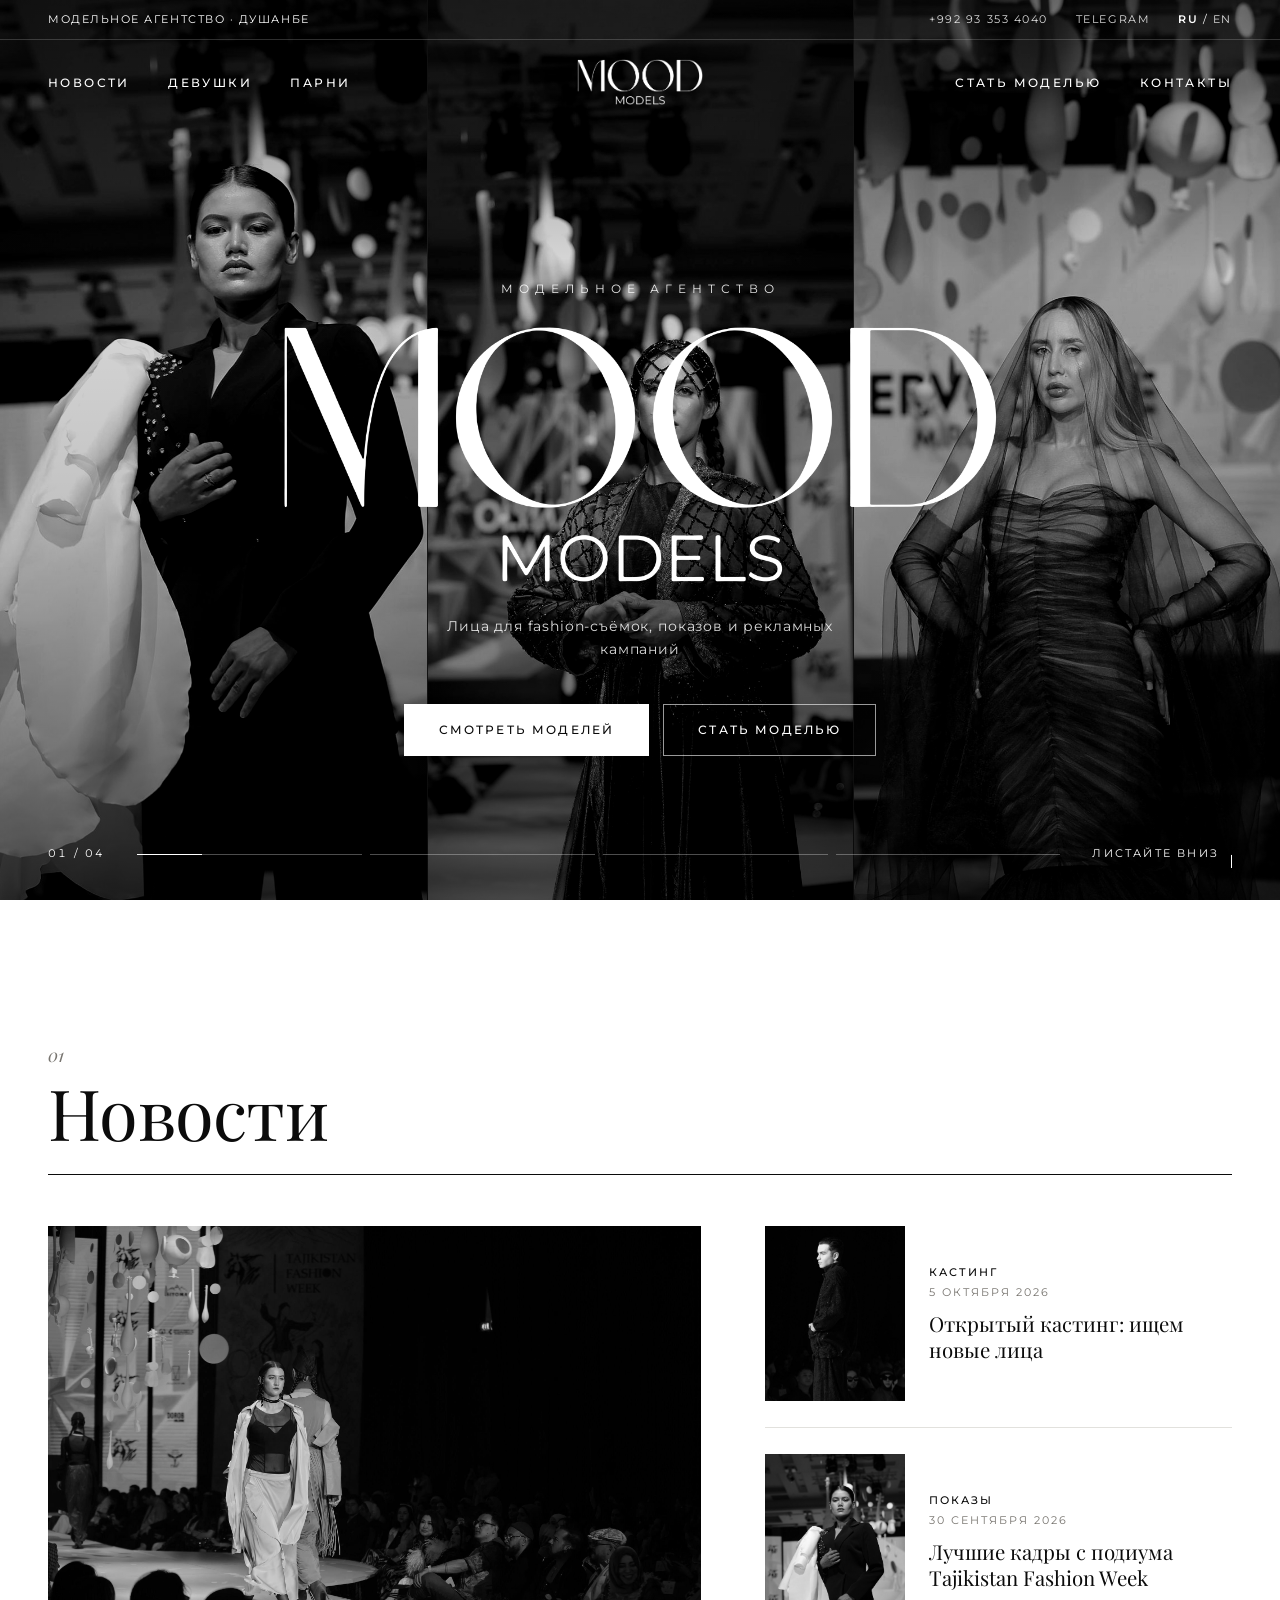
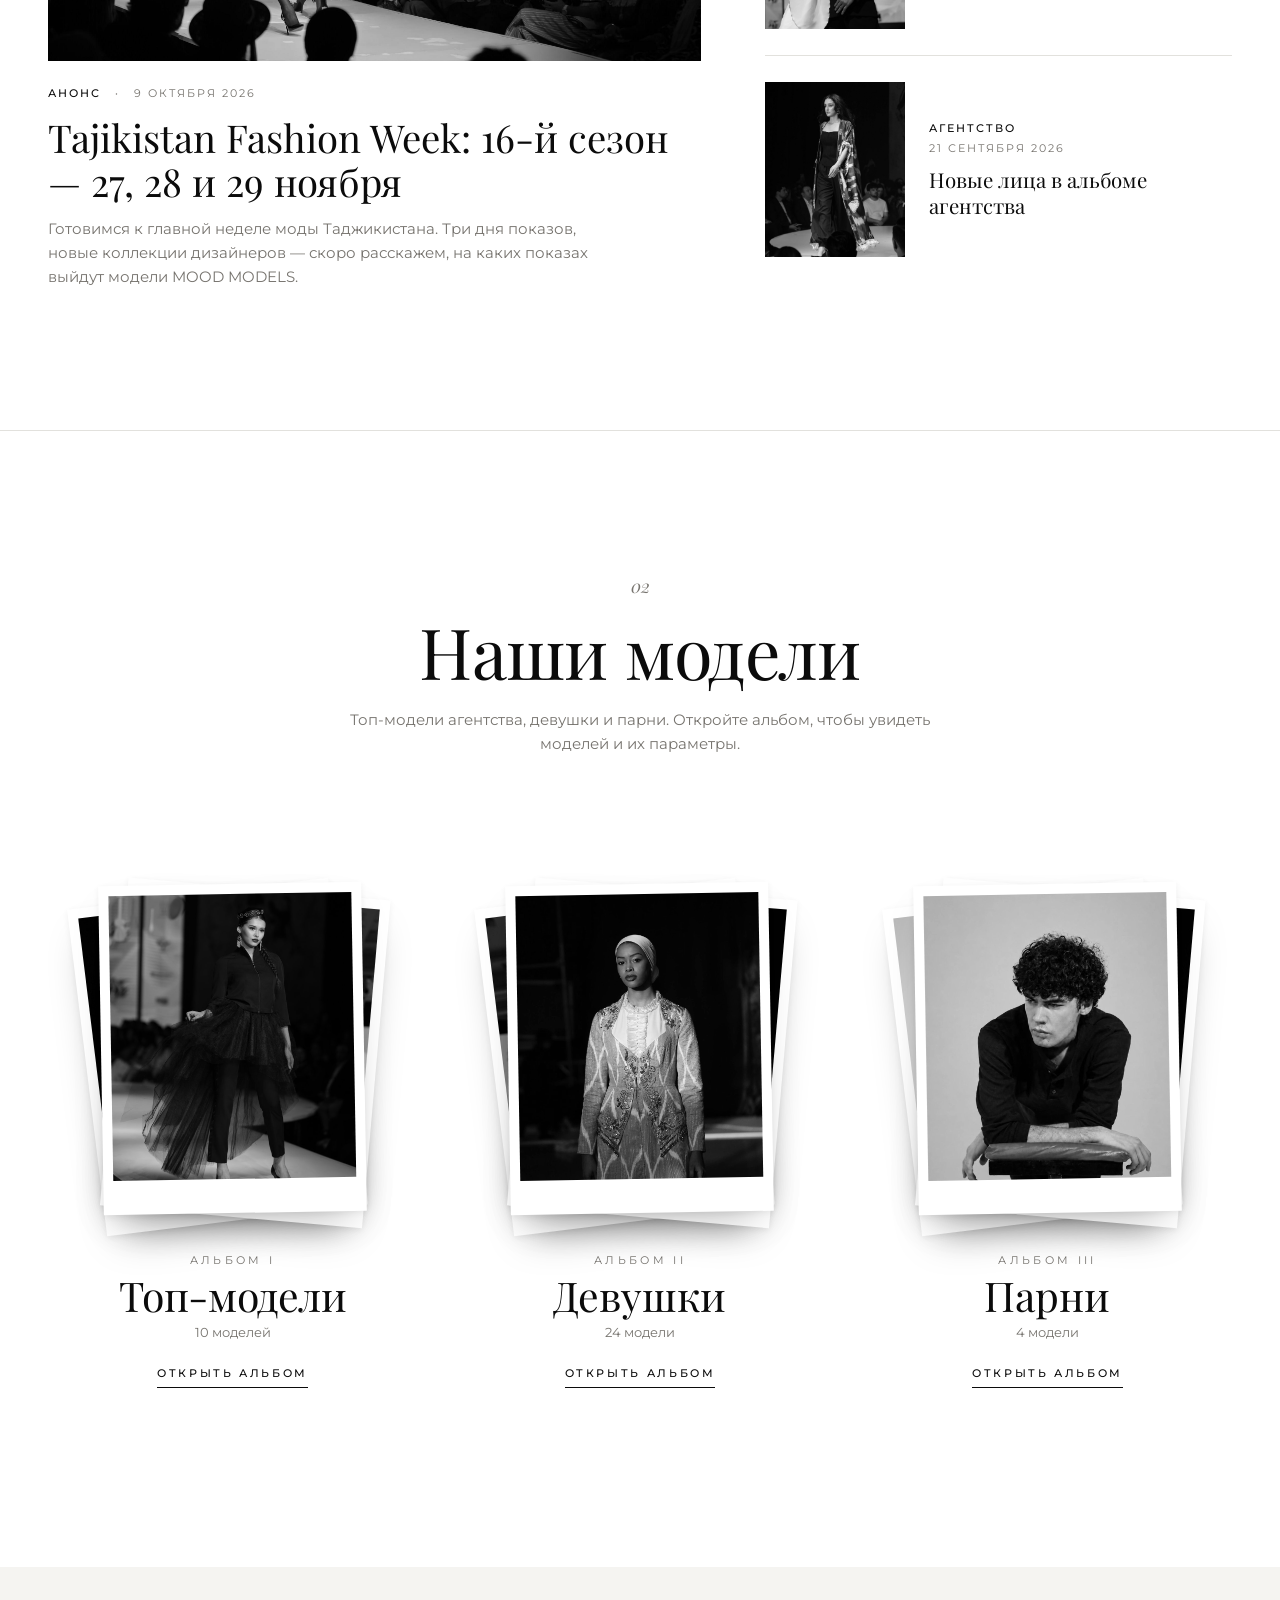
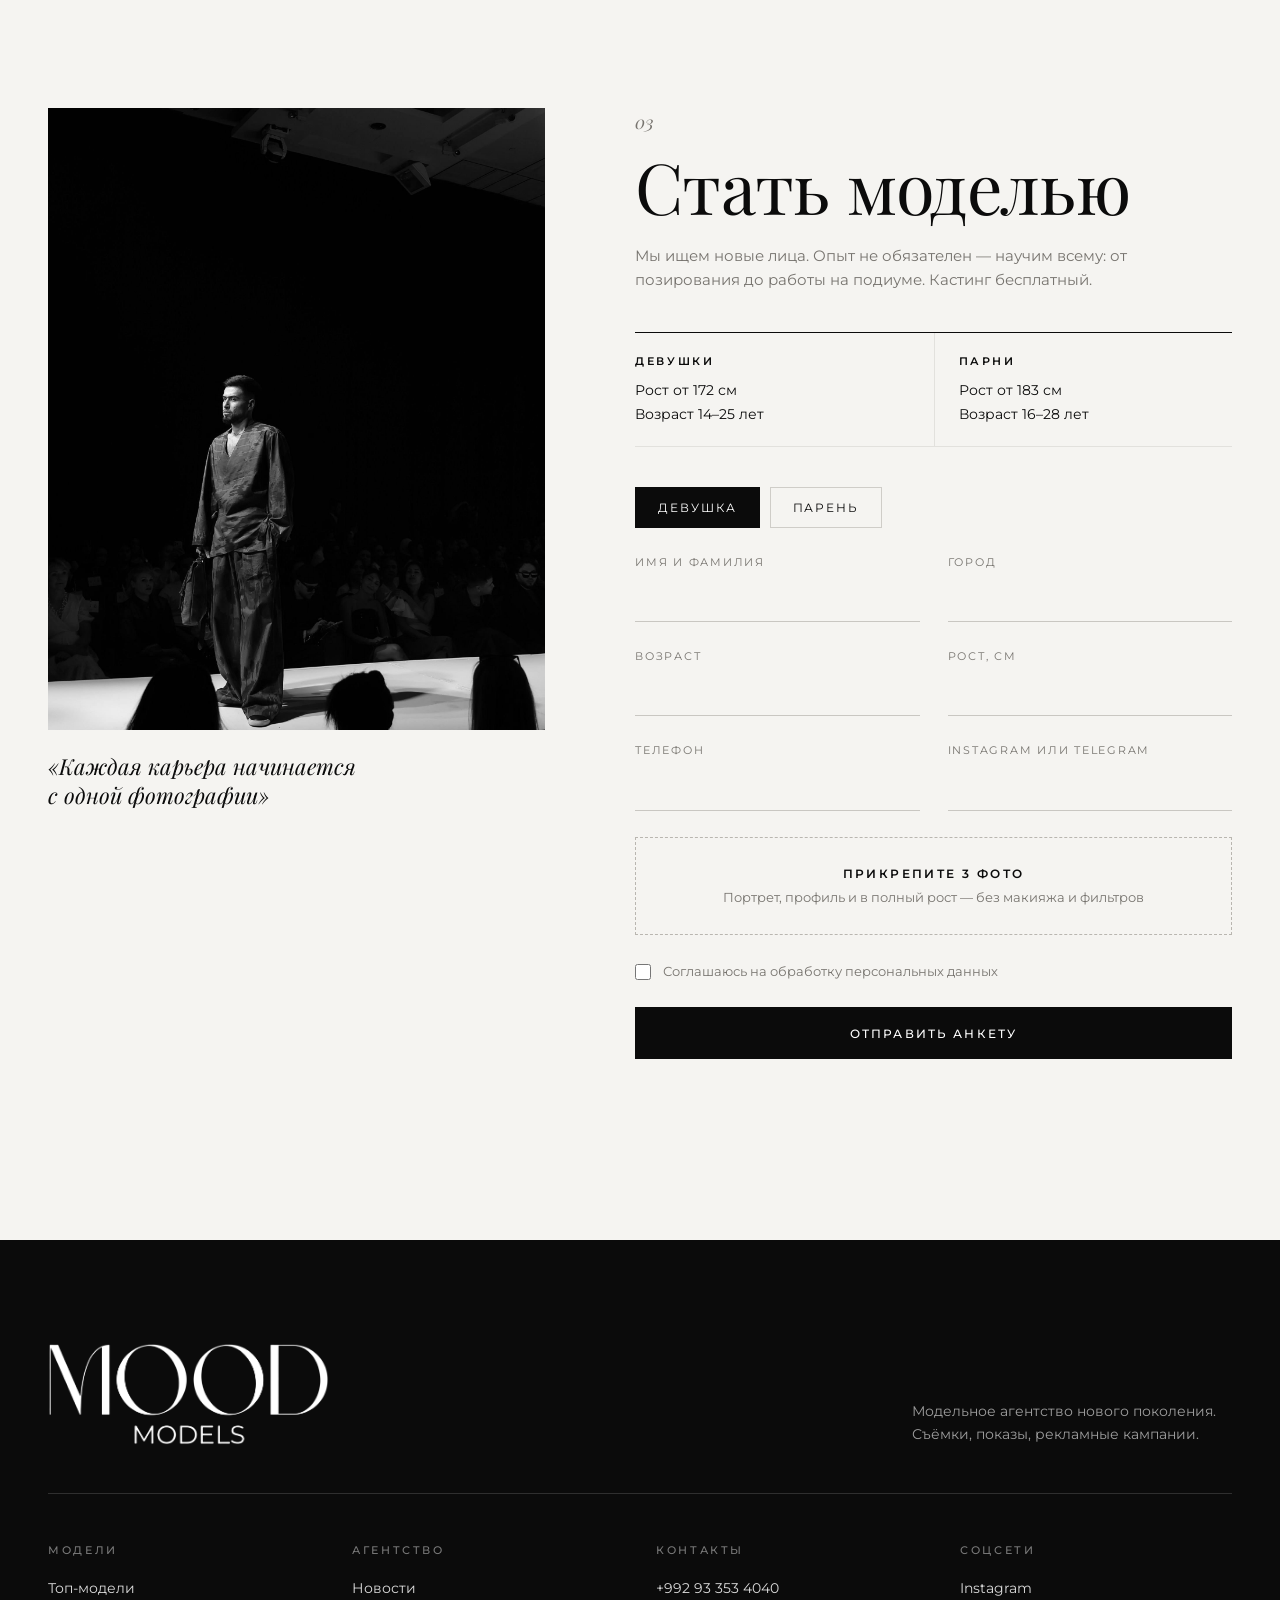
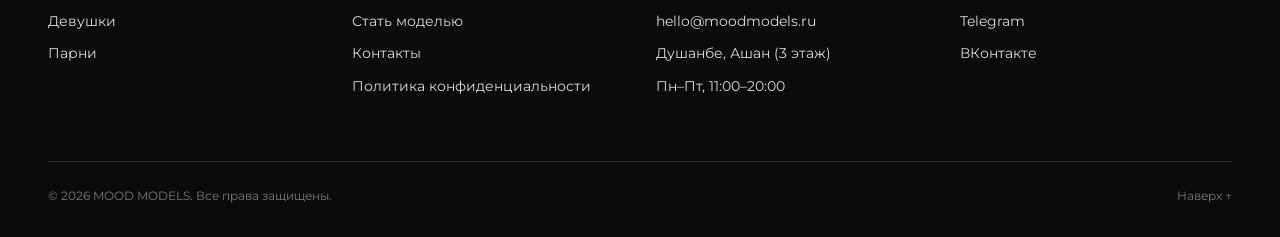
<file: index.html>
<!doctype html>
<html lang="ru">
<head>
  <meta charset="utf-8">
  <meta name="viewport" content="width=device-width, initial-scale=1">
  <title>MOOD MODELS</title>
  <link rel="icon" type="image/png" href="assets/favicon.png">
  <meta http-equiv="refresh" content="0; url=variant-1/index.html">
</head>
<body>
  <p><a href="variant-1/index.html">Перейти на сайт MOOD MODELS</a></p>
</body>
</html>
</file>
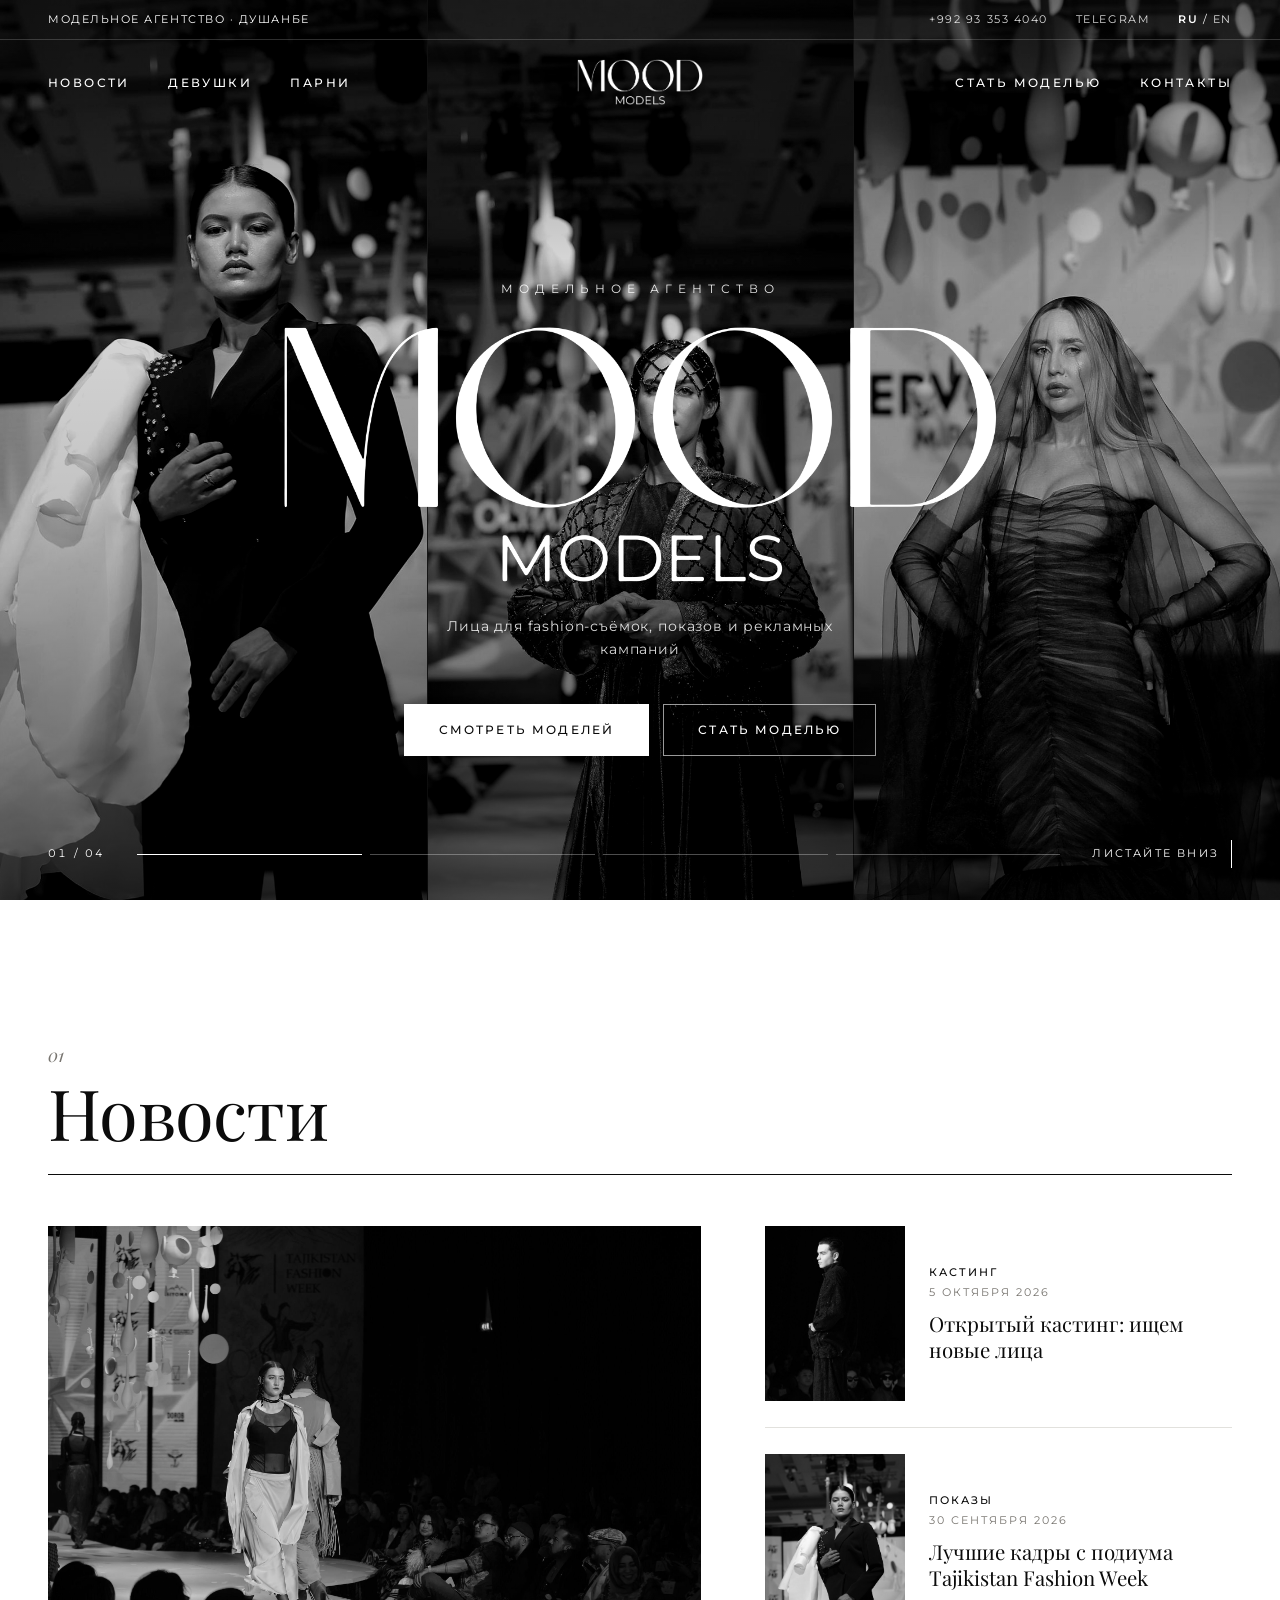
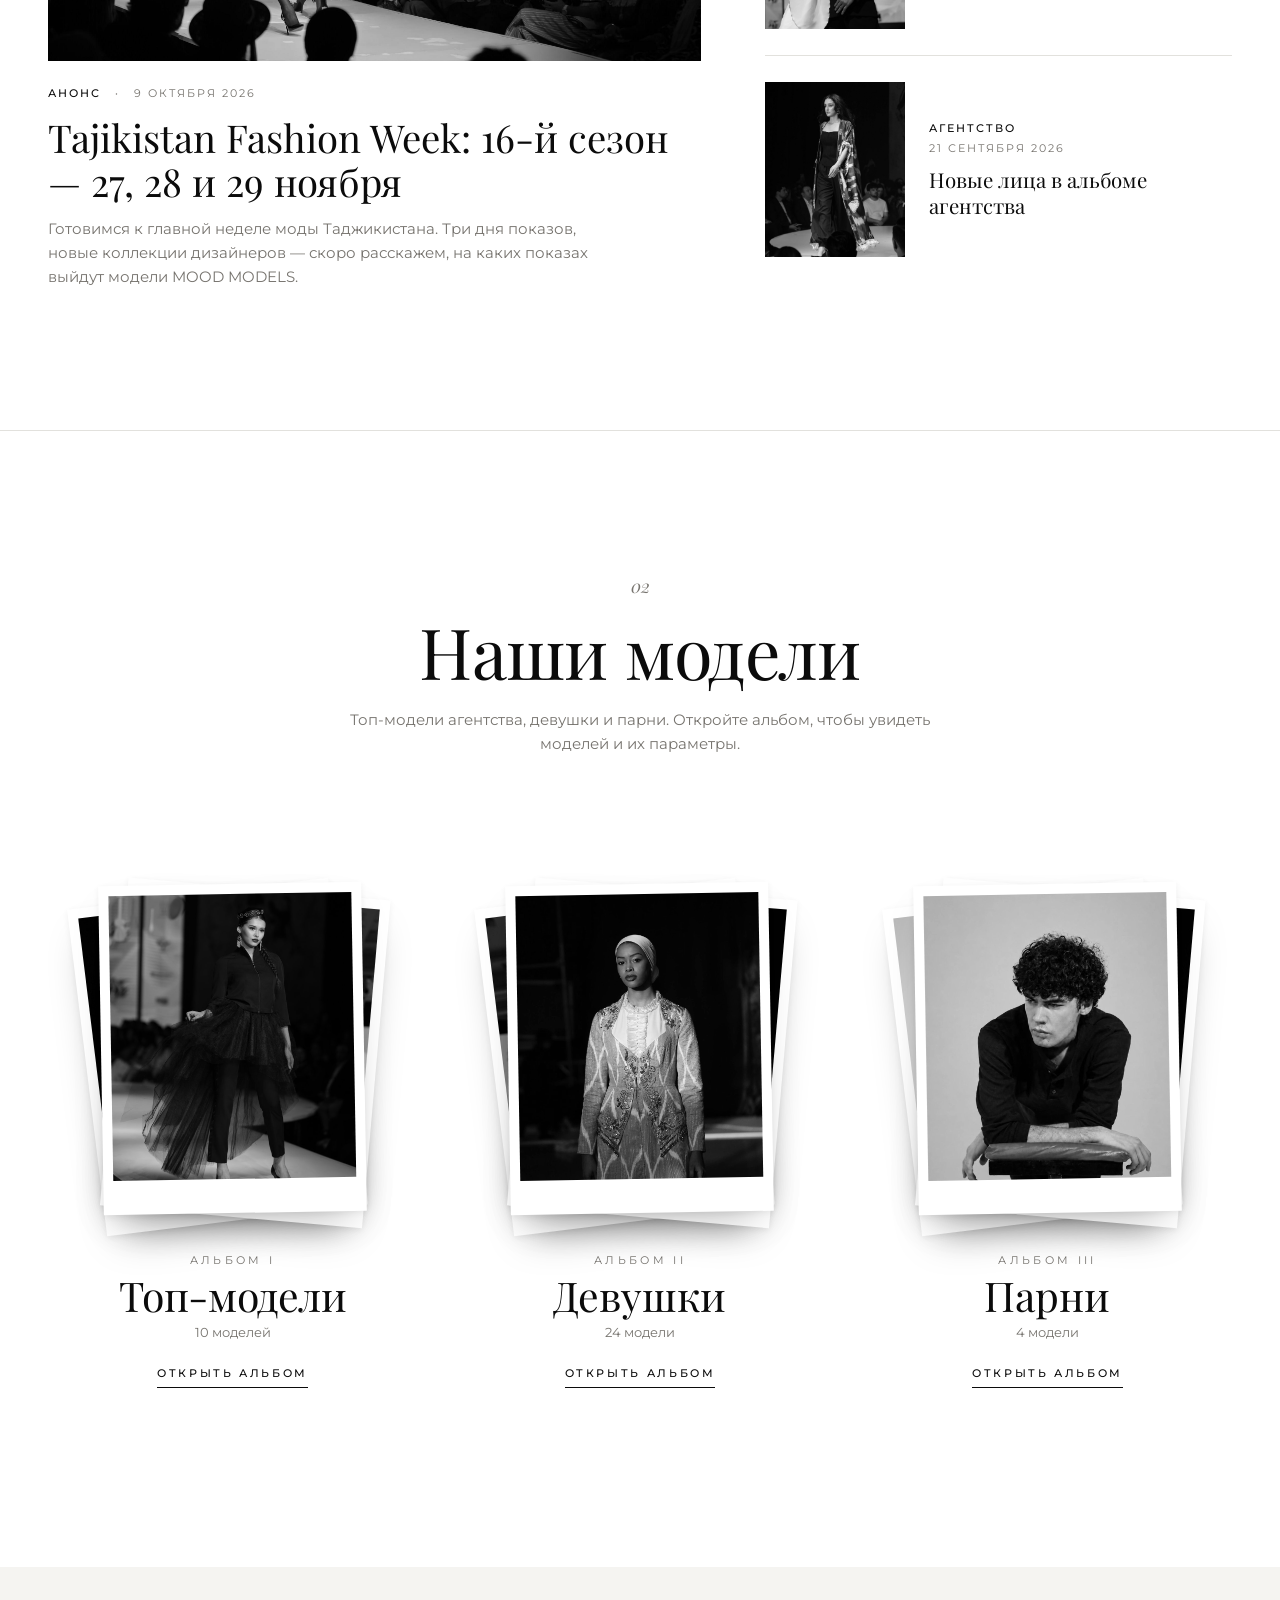
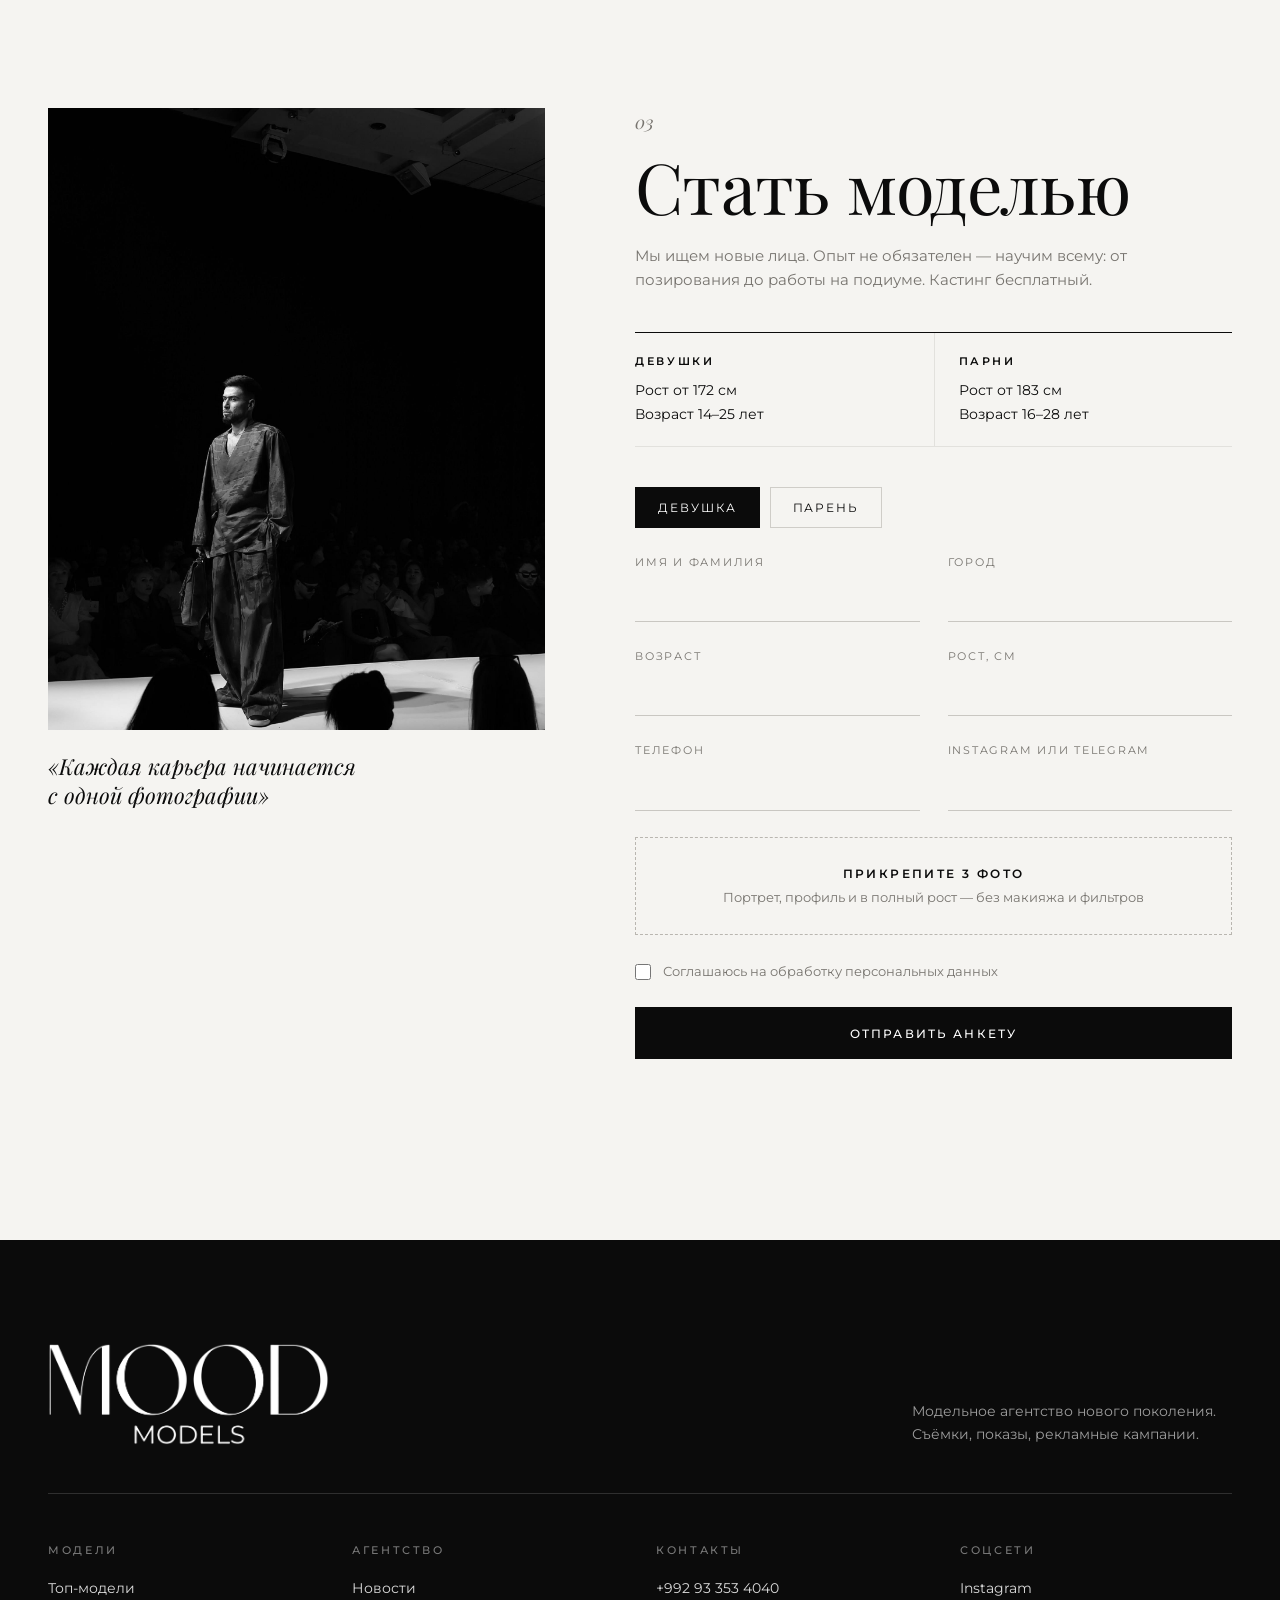
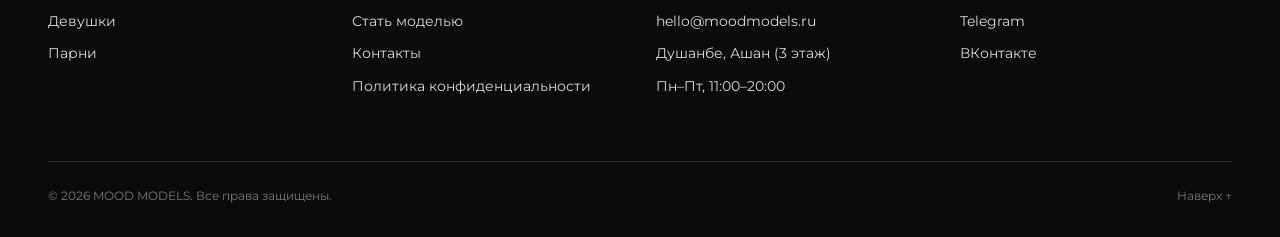
<file: variant-1/index.html>
<!doctype html>
<html lang="ru">
<head>
  <meta charset="utf-8">
  <meta name="viewport" content="width=device-width, initial-scale=1">
  <title>MOOD MODELS — модельное агентство</title>
  <meta name="description" content="MOOD MODELS — модельное агентство. Девушки и парни для съёмок, показов и рекламных кампаний.">
  <meta name="theme-color" content="#0b0b0b">
  <!-- Превью ссылки в мессенджерах и соцсетях -->
  <meta property="og:type" content="website">
  <meta property="og:site_name" content="MOOD MODELS">
  <meta property="og:locale" content="ru_RU">
  <meta property="og:title" content="MOOD MODELS — модельное агентство">
  <meta property="og:description" content="Модельное агентство в Душанбе. Девушки и парни для съёмок, показов и рекламных кампаний.">
  <link rel="icon" type="image/png" href="../assets/favicon.png">
  <link rel="apple-touch-icon" href="../assets/apple-touch-icon.png">
  <link rel="preconnect" href="https://fonts.googleapis.com">
  <link rel="preconnect" href="https://fonts.gstatic.com" crossorigin>
  <link href="https://fonts.googleapis.com/css2?family=Montserrat:wght@300;400;500;600&family=Playfair+Display:ital,wght@0,400;0,500;1,400&display=swap" rel="stylesheet">
  <link rel="stylesheet" href="style.css">
</head>
<body>

  <!-- ===== НАВИГАЦИЯ ===== -->
  <header class="header" id="header">
    <div class="topbar">
      <div class="container topbar__inner">
        <span class="topbar__note">Модельное агентство · Душанбе</span>
        <div class="topbar__links">
          <a href="tel:+992933534040">+992 93 353 4040</a>
          <a href="https://t.me/Fashiongrouptz" target="_blank" rel="noopener">Telegram</a>
          <span class="topbar__lang"><b>RU</b> / <a href="#">EN</a></span>
        </div>
      </div>
    </div>

    <nav class="nav">
      <div class="container nav__inner">
        <ul class="nav__list nav__list--left">
          <li><a href="#news">Новости</a></li>
          <li><a href="#models" data-open-album="women">Девушки</a></li>
          <li><a href="#models" data-open-album="men">Парни</a></li>
        </ul>

        <a href="#top" class="nav__logo" aria-label="MOOD MODELS — на главную">
          <img src="../assets/logo-black.png" alt="MOOD MODELS" width="830" height="302">
        </a>

        <ul class="nav__list nav__list--right">
          <li><a href="#casting">Стать моделью</a></li>
          <li><a href="#contacts">Контакты</a></li>
        </ul>

        <button class="burger" type="button" aria-label="Открыть меню" aria-expanded="false">
          <span></span><span></span>
        </button>
      </div>
    </nav>

    <div class="mobile-menu" id="mobileMenu">
      <a href="#news">Новости</a>
      <a href="#models" data-open-album="top">Топ-модели</a>
      <a href="#models" data-open-album="women">Девушки</a>
      <a href="#models" data-open-album="men">Парни</a>
      <a href="#casting">Стать моделью</a>
      <a href="#contacts">Контакты</a>
      <div class="mobile-menu__contacts">
        <a href="tel:+992933534040">+992 93 353 4040</a>
        <a href="https://t.me/Fashiongrouptz" target="_blank" rel="noopener">Telegram: @Fashiongrouptz</a>
        <a href="mailto:hello@moodmodels.ru">hello@moodmodels.ru</a>
      </div>
    </div>
  </header>

  <main id="top">

    <!-- ===== ШАПКА / СЛАЙДШОУ ===== -->
    <section class="hero" aria-label="MOOD MODELS">
      <div class="hero__slides" id="heroSlides"></div>
      <div class="hero__shade"></div>

      <div class="hero__content">
        <p class="hero__eyebrow">Модельное агентство</p>
        <h1 class="hero__title"><img src="../assets/logo-white.png" alt="MOOD MODELS" width="2490" height="906"></h1>
        <p class="hero__lead">Лица для fashion-съёмок, показов и рекламных кампаний</p>
        <div class="hero__actions">
          <a href="#models" class="btn btn--light">Смотреть моделей</a>
          <a href="#casting" class="btn btn--outline-light">Стать моделью</a>
        </div>
      </div>

      <div class="hero__bottom container">
        <div class="hero__counter"><span id="heroCurrent">01</span> / <span id="heroTotal">04</span></div>
        <div class="hero__progress" id="heroProgress"></div>
        <a href="#news" class="hero__scroll">Листайте вниз</a>
      </div>
    </section>

    <!-- ===== НОВОСТИ ===== -->
    <section class="news section" id="news">
      <div class="container">
        <header class="news__head">
          <div>
            <span class="section-head__num">01</span>
            <h2 class="section-head__title">Новости</h2>
          </div>
        </header>
        <div class="news__grid" id="newsGrid"></div>
      </div>
    </section>

    <!-- ===== МОДЕЛИ ===== -->
    <section class="models section" id="models">
      <div class="container">
        <header class="section-head">
          <span class="section-head__num">02</span>
          <h2 class="section-head__title">Наши модели</h2>
          <p class="section-head__text">Топ-модели агентства, девушки и парни. Откройте альбом, чтобы увидеть моделей и их параметры.</p>
        </header>

        <div class="albums">
          <button class="album" type="button" data-album="top">
            <span class="album__stack" data-stack="top"></span>
            <span class="album__meta">
              <span class="album__label">Альбом I</span>
              <span class="album__title">Топ-модели</span>
              <span class="album__count" data-count="top"></span>
              <span class="album__open">Открыть альбом</span>
            </span>
          </button>

          <button class="album" type="button" data-album="women">
            <span class="album__stack" data-stack="women"></span>
            <span class="album__meta">
              <span class="album__label">Альбом II</span>
              <span class="album__title">Девушки</span>
              <span class="album__count" data-count="women"></span>
              <span class="album__open">Открыть альбом</span>
            </span>
          </button>

          <button class="album" type="button" data-album="men">
            <span class="album__stack" data-stack="men"></span>
            <span class="album__meta">
              <span class="album__label">Альбом III</span>
              <span class="album__title">Парни</span>
              <span class="album__count" data-count="men"></span>
              <span class="album__open">Открыть альбом</span>
            </span>
          </button>
        </div>

        <div class="gallery" id="gallery" hidden>
          <div class="gallery__head">
            <h3 class="gallery__title" id="galleryTitle">Девушки</h3>
            <div class="gallery__tabs" role="tablist">
              <button type="button" role="tab" data-tab="top">Топ-модели</button>
              <button type="button" role="tab" data-tab="women">Девушки</button>
              <button type="button" role="tab" data-tab="men">Парни</button>
            </div>
            <button type="button" class="gallery__close" id="galleryClose">Закрыть альбом</button>
          </div>
          <div class="gallery__grid" id="galleryGrid"></div>
        </div>
      </div>
    </section>

    <!-- ===== СТАТЬ МОДЕЛЬЮ ===== -->
    <section class="casting section" id="casting">
      <div class="container casting__inner">
        <div class="casting__visual">
          <img id="castingImg" alt="" loading="lazy">
          <p class="casting__quote">«Каждая карьера начинается<br>с одной фотографии»</p>
        </div>

        <div class="casting__body">
          <header class="section-head section-head--left">
            <span class="section-head__num">03</span>
            <h2 class="section-head__title">Стать моделью</h2>
            <p class="section-head__text">Мы ищем новые лица. Опыт не обязателен — научим всему: от позирования до работы на подиуме. Кастинг бесплатный.</p>
          </header>

          <div class="requirements">
            <div class="requirements__item">
              <span class="requirements__title">Девушки</span>
              <span>Рост от 172 см</span>
              <span>Возраст 14–25 лет</span>
            </div>
            <div class="requirements__item">
              <span class="requirements__title">Парни</span>
              <span>Рост от 183 см</span>
              <span>Возраст 16–28 лет</span>
            </div>
          </div>

          <form class="form" id="castingForm" novalidate>
            <div class="form__row form__row--radio">
              <label class="radio"><input type="radio" name="gender" value="female" checked><span>Девушка</span></label>
              <label class="radio"><input type="radio" name="gender" value="male"><span>Парень</span></label>
            </div>
            <div class="form__grid">
              <label class="field"><span>Имя и фамилия</span><input type="text" name="name" required autocomplete="name"></label>
              <label class="field"><span>Город</span><input type="text" name="city" required></label>
              <label class="field"><span>Возраст</span><input type="number" name="age" min="12" max="40" required></label>
              <label class="field"><span>Рост, см</span><input type="number" name="height" min="150" max="210" required></label>
              <label class="field"><span>Телефон</span><input type="tel" name="phone" required autocomplete="tel"></label>
              <label class="field"><span>Instagram или Telegram</span><input type="text" name="social"></label>
            </div>
            <label class="upload">
              <input type="file" name="photos" accept="image/*" multiple>
              <span class="upload__title">Прикрепите 3 фото</span>
              <span class="upload__hint" data-default="Портрет, профиль и в полный рост — без макияжа и фильтров">Портрет, профиль и в полный рост — без макияжа и фильтров</span>
            </label>
            <label class="check">
              <input type="checkbox" name="agree" required>
              <span>Соглашаюсь на обработку персональных данных</span>
            </label>
            <button type="submit" class="btn btn--dark btn--wide">Отправить анкету</button>
            <p class="form__status" role="status" aria-live="polite"></p>
          </form>
        </div>
      </div>
    </section>
  </main>

  <!-- ===== ФУТЕР ===== -->
  <footer class="footer" id="contacts">
    <div class="container">
      <div class="footer__top">
        <a href="#top" class="footer__logo"><img src="../assets/logo-white.png" alt="MOOD MODELS" width="830" height="302" loading="lazy"></a>
        <p class="footer__tagline">Модельное агентство нового поколения. Съёмки, показы, рекламные кампании.</p>
      </div>

      <div class="footer__cols">
        <div class="footer__col">
          <h4>Модели</h4>
          <a href="#models" data-open-album="top">Топ-модели</a>
          <a href="#models" data-open-album="women">Девушки</a>
          <a href="#models" data-open-album="men">Парни</a>
        </div>
        <div class="footer__col">
          <h4>Агентство</h4>
          <a href="#news">Новости</a>
          <a href="#casting">Стать моделью</a>
          <a href="#contacts">Контакты</a>
          <a href="#">Политика конфиденциальности</a>
        </div>
        <div class="footer__col">
          <h4>Контакты</h4>
          <a href="tel:+992933534040">+992 93 353 4040</a>
          <a href="mailto:hello@moodmodels.ru">hello@moodmodels.ru</a>
          <span>Душанбе, Ашан (3 этаж)</span>
          <span>Пн–Пт, 11:00–20:00</span>
        </div>
        <div class="footer__col">
          <h4>Соцсети</h4>
          <a href="https://instagram.com/moodmodels" target="_blank" rel="noopener">Instagram</a>
          <a href="https://t.me/Fashiongrouptz" target="_blank" rel="noopener">Telegram</a>
          <a href="https://vk.com/moodmodels" target="_blank" rel="noopener">ВКонтакте</a>
        </div>
      </div>

      <div class="footer__bottom">
        <span>© <span data-year>2026</span> MOOD MODELS. Все права защищены.</span>
        <a href="#top">Наверх ↑</a>
      </div>
    </div>
  </footer>

  <script src="../shared/data.js"></script>
  <script src="common.js"></script>
  <script src="script.js"></script>
</body>
</html>
</file>
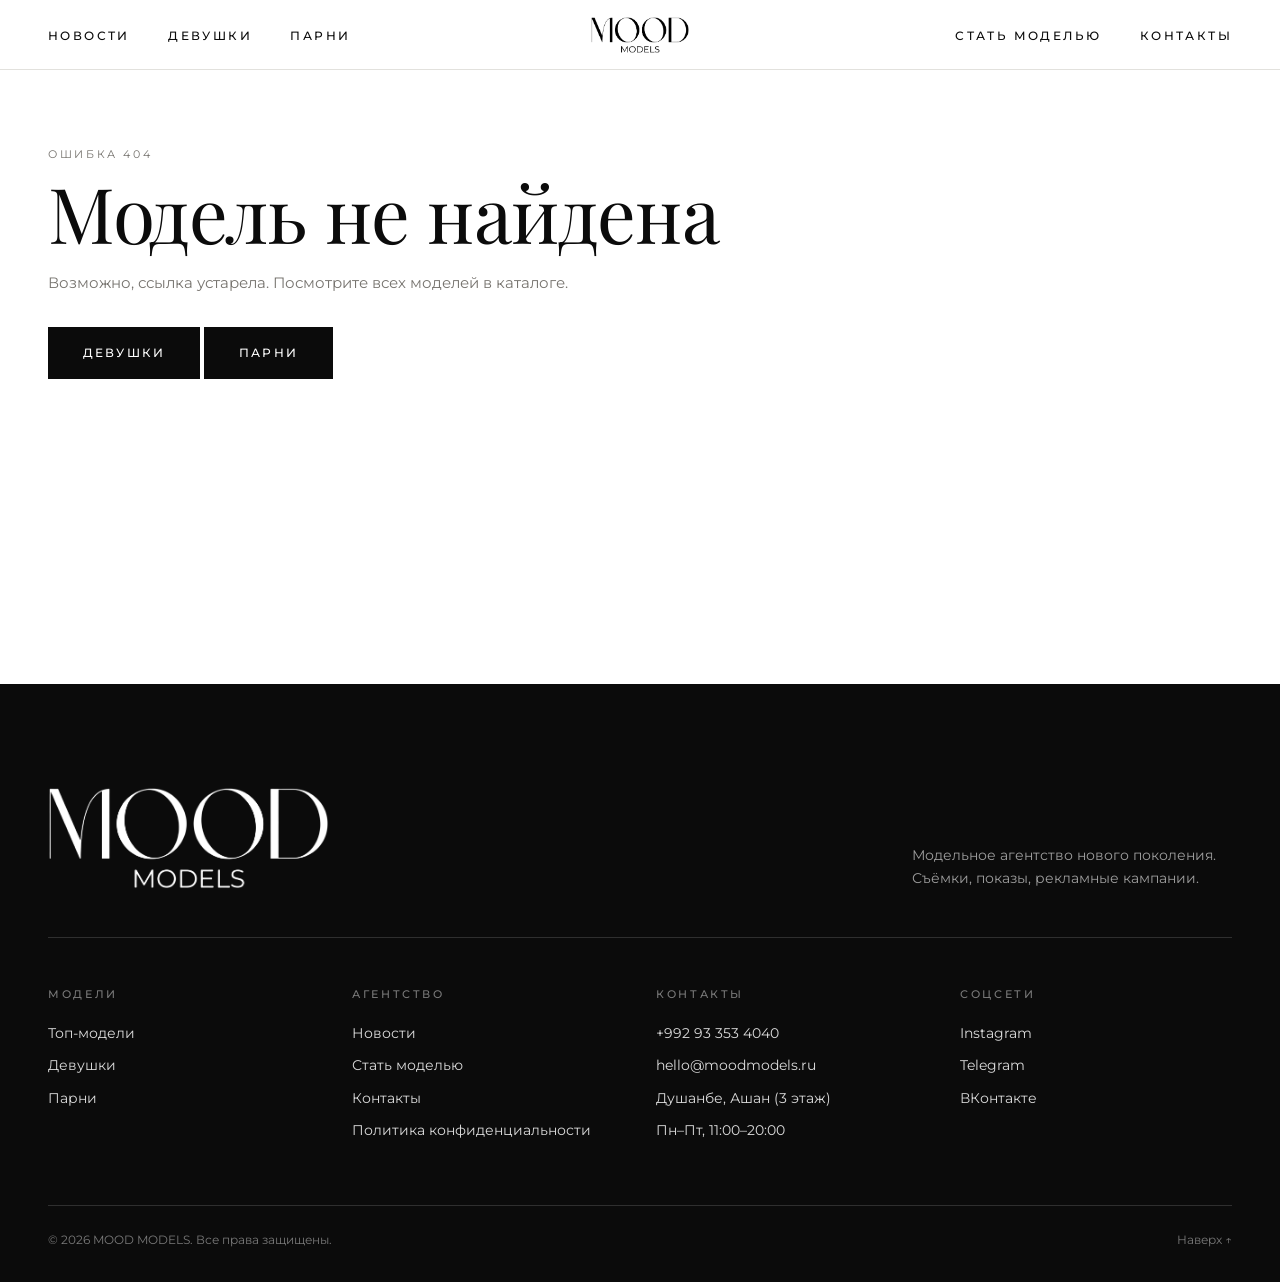
<file: variant-1/model.html>
<!doctype html>
<html lang="ru">
<head>
  <meta charset="utf-8">
  <meta name="viewport" content="width=device-width, initial-scale=1">
  <title>Модель — MOOD MODELS</title>
  <meta name="description" content="Параметры, фото и контакты менеджера модели агентства MOOD MODELS.">
  <meta name="theme-color" content="#0b0b0b">
  <meta property="og:type" content="profile">
  <meta property="og:site_name" content="MOOD MODELS">
  <meta property="og:locale" content="ru_RU">
  <meta property="og:title" content="Модель агентства MOOD MODELS">
  <meta property="og:description" content="Параметры, фото и контакты менеджера модели.">
  <link rel="icon" type="image/png" href="../assets/favicon.png">
  <link rel="apple-touch-icon" href="../assets/apple-touch-icon.png">
  <link rel="preconnect" href="https://fonts.googleapis.com">
  <link rel="preconnect" href="https://fonts.gstatic.com" crossorigin>
  <link href="https://fonts.googleapis.com/css2?family=Montserrat:wght@300;400;500;600&family=Playfair+Display:ital,wght@0,400;0,500;1,400&display=swap" rel="stylesheet">
  <link rel="stylesheet" href="style.css">
</head>
<body class="page-model">

  <!-- ===== НАВИГАЦИЯ (как на главной, ссылки ведут на index.html) ===== -->
  <header class="header is-solid" id="header">
    <div class="topbar">
      <div class="container topbar__inner">
        <span class="topbar__note">Модельное агентство · Душанбе</span>
        <div class="topbar__links">
          <a href="tel:+992933534040">+992 93 353 4040</a>
          <a href="https://t.me/Fashiongrouptz" target="_blank" rel="noopener">Telegram</a>
          <span class="topbar__lang"><b>RU</b> / <a href="#">EN</a></span>
        </div>
      </div>
    </div>

    <nav class="nav">
      <div class="container nav__inner">
        <ul class="nav__list nav__list--left">
          <li><a href="index.html#news">Новости</a></li>
          <li><a href="index.html?album=women">Девушки</a></li>
          <li><a href="index.html?album=men">Парни</a></li>
        </ul>

        <a href="index.html" class="nav__logo" aria-label="MOOD MODELS — на главную">
          <img src="../assets/logo-black.png" alt="MOOD MODELS" width="830" height="302">
        </a>

        <ul class="nav__list nav__list--right">
          <li><a href="index.html#casting">Стать моделью</a></li>
          <li><a href="#contacts">Контакты</a></li>
        </ul>

        <button class="burger" type="button" aria-label="Открыть меню" aria-expanded="false">
          <span></span><span></span>
        </button>
      </div>
    </nav>

    <div class="mobile-menu" id="mobileMenu">
      <a href="index.html#news">Новости</a>
      <a href="index.html?album=top">Топ-модели</a>
      <a href="index.html?album=women">Девушки</a>
      <a href="index.html?album=men">Парни</a>
      <a href="index.html#casting">Стать моделью</a>
      <a href="#contacts">Контакты</a>
      <div class="mobile-menu__contacts">
        <a href="tel:+992933534040">+992 93 353 4040</a>
        <a href="https://t.me/Fashiongrouptz" target="_blank" rel="noopener">Telegram: @Fashiongrouptz</a>
        <a href="mailto:hello@moodmodels.ru">hello@moodmodels.ru</a>
      </div>
    </div>
  </header>

  <!-- ===== СТРАНИЦА МОДЕЛИ (заполняется из model.js по ?id=) ===== -->
  <main class="model-page" id="modelPage"></main>

  <!-- ===== ФУТЕР ===== -->
  <footer class="footer" id="contacts">
    <div class="container">
      <div class="footer__top">
        <a href="index.html" class="footer__logo"><img src="../assets/logo-white.png" alt="MOOD MODELS" width="830" height="302" loading="lazy"></a>
        <p class="footer__tagline">Модельное агентство нового поколения. Съёмки, показы, рекламные кампании.</p>
      </div>

      <div class="footer__cols">
        <div class="footer__col">
          <h4>Модели</h4>
          <a href="index.html?album=top">Топ-модели</a>
          <a href="index.html?album=women">Девушки</a>
          <a href="index.html?album=men">Парни</a>
        </div>
        <div class="footer__col">
          <h4>Агентство</h4>
          <a href="index.html#news">Новости</a>
          <a href="index.html#casting">Стать моделью</a>
          <a href="#contacts">Контакты</a>
          <a href="#">Политика конфиденциальности</a>
        </div>
        <div class="footer__col">
          <h4>Контакты</h4>
          <a href="tel:+992933534040">+992 93 353 4040</a>
          <a href="mailto:hello@moodmodels.ru">hello@moodmodels.ru</a>
          <span>Душанбе, Ашан (3 этаж)</span>
          <span>Пн–Пт, 11:00–20:00</span>
        </div>
        <div class="footer__col">
          <h4>Соцсети</h4>
          <a href="https://instagram.com/moodmodels" target="_blank" rel="noopener">Instagram</a>
          <a href="https://t.me/Fashiongrouptz" target="_blank" rel="noopener">Telegram</a>
          <a href="https://vk.com/moodmodels" target="_blank" rel="noopener">ВКонтакте</a>
        </div>
      </div>

      <div class="footer__bottom">
        <span>© <span data-year>2026</span> MOOD MODELS. Все права защищены.</span>
        <a href="#modelPage">Наверх ↑</a>
      </div>
    </div>
  </footer>

  <!-- ===== ПРОСМОТР ФОТО ===== -->
  <div class="lightbox" id="lightbox" role="dialog" aria-modal="true" aria-label="Фото модели" hidden>
    <button type="button" class="lightbox__close" id="lightboxClose" aria-label="Закрыть">✕</button>
    <button type="button" class="lightbox__arrow lightbox__arrow--prev" id="lightboxPrev" aria-label="Предыдущее фото">←</button>
    <figure class="lightbox__stage"><img id="lightboxImg" alt=""></figure>
    <button type="button" class="lightbox__arrow lightbox__arrow--next" id="lightboxNext" aria-label="Следующее фото">→</button>
    <p class="lightbox__count" id="lightboxCount"></p>
  </div>

  <script src="../shared/data.js"></script>
  <script src="common.js"></script>
  <script src="model.js"></script>
</body>
</html>
</file>
<file: variant-1/style.css>
/* =========================================================
   MOOD MODELS — «Editorial»
   Светлая классика: белый фон, чёрная типографика, слайдшоу-триптих
   ========================================================= */

:root {
  --black: #0b0b0b;
  --white: #ffffff;
  --paper: #f5f4f1;
  --line: #e2e1dd;
  --muted: #77746f;
  --serif: 'Playfair Display', 'Times New Roman', serif;
  --sans: 'Montserrat', 'Helvetica Neue', Arial, sans-serif;
  --container: 1320px;
  --gutter: clamp(16px, 4vw, 48px);
  --ease: cubic-bezier(.22, .61, .36, 1);
}

*, *::before, *::after { box-sizing: border-box; }
html { scroll-behavior: smooth; scroll-padding-top: 80px; }
body {
  margin: 0;
  font-family: var(--sans);
  font-size: 15px;
  line-height: 1.6;
  color: var(--black);
  background: var(--white);
  -webkit-font-smoothing: antialiased;
}
img { display: block; max-width: 100%; }
a { color: inherit; text-decoration: none; }
button { font: inherit; color: inherit; background: none; border: 0; cursor: pointer; padding: 0; }
ul { list-style: none; margin: 0; padding: 0; }
h1, h2, h3, h4, p, dl, dd { margin: 0; }
[hidden] { display: none !important; }

.container {
  width: 100%;
  max-width: var(--container);
  margin: 0 auto;
  padding: 0 var(--gutter);
}
.section { padding: clamp(80px, 11vw, 160px) 0; }

/* ---------- Кнопки ---------- */
.btn {
  display: inline-flex;
  align-items: center;
  justify-content: center;
  gap: 10px;
  min-height: 52px;
  padding: 0 34px;
  font-size: 12px;
  font-weight: 500;
  letter-spacing: .18em;
  text-transform: uppercase;
  border: 1px solid transparent;
  transition: background .3s var(--ease), color .3s var(--ease), border-color .3s var(--ease);
}
.btn--light { background: var(--white); color: var(--black); }
.btn--light:hover { background: transparent; color: var(--white); border-color: var(--white); }
.btn--outline-light { border-color: rgba(255, 255, 255, .6); color: var(--white); }
.btn--outline-light:hover { background: var(--white); color: var(--black); border-color: var(--white); }
.btn--dark { background: var(--black); color: var(--white); }
.btn--dark:hover { background: transparent; color: var(--black); border-color: var(--black); }
.btn--wide { width: 100%; }

/* ---------- Шапка / навигация ---------- */
.header {
  position: fixed;
  inset: 0 0 auto;
  z-index: 50;
  color: var(--white);
  transition: background .4s var(--ease), color .4s var(--ease), box-shadow .4s var(--ease);
}
.topbar {
  font-size: 11px;
  letter-spacing: .14em;
  text-transform: uppercase;
  border-bottom: 1px solid rgba(255, 255, 255, .18);
  overflow: hidden;
  max-height: 40px;
  transition: max-height .4s var(--ease), border-color .4s var(--ease);
}
.topbar__inner { display: flex; align-items: center; justify-content: space-between; height: 40px; }
.topbar__links { display: flex; gap: 28px; align-items: center; }
.topbar__links a { opacity: .85; transition: opacity .2s; }
.topbar__links a:hover { opacity: 1; }
.topbar__lang b { font-weight: 600; }

.nav__inner {
  display: grid;
  grid-template-columns: 1fr auto 1fr;
  align-items: center;
  height: 84px;
  transition: height .4s var(--ease);
}
.nav__list { display: flex; gap: clamp(20px, 3vw, 44px); }
.nav__list--right { justify-content: flex-end; }
.nav__list a {
  position: relative;
  font-size: 12px;
  font-weight: 500;
  letter-spacing: .2em;
  text-transform: uppercase;
  padding: 6px 0;
}
.nav__list a::after {
  content: '';
  position: absolute;
  left: 0; right: 0; bottom: 0;
  height: 1px;
  background: currentColor;
  transform: scaleX(0);
  transform-origin: right;
  transition: transform .35s var(--ease);
}
.nav__list a:hover::after { transform: scaleX(1); transform-origin: left; }

.nav__logo img {
  height: 46px;
  width: auto;
  filter: invert(1);
  transition: height .4s var(--ease), filter .4s var(--ease);
}

.header.is-solid {
  background: var(--white);
  color: var(--black);
  box-shadow: 0 1px 0 var(--line);
}
.header.is-solid .topbar { max-height: 0; border-color: transparent; }
.header.is-solid .nav__inner { height: 68px; }
.header.is-solid .nav__logo img { height: 36px; filter: none; }

.burger { display: none; width: 40px; height: 40px; position: relative; justify-self: end; }
.burger span {
  position: absolute;
  left: 8px; right: 8px;
  height: 1.5px;
  background: currentColor;
  transition: transform .3s var(--ease), top .3s var(--ease);
}
.burger span:nth-child(1) { top: 15px; }
.burger span:nth-child(2) { top: 24px; }
.burger[aria-expanded="true"] span:nth-child(1) { top: 19px; transform: rotate(45deg); }
.burger[aria-expanded="true"] span:nth-child(2) { top: 19px; transform: rotate(-45deg); }

.mobile-menu {
  display: none;
  position: fixed;
  inset: 0;
  z-index: -1;
  padding: 120px var(--gutter) 40px;
  background: var(--white);
  color: var(--black);
  flex-direction: column;
  gap: 8px;
  opacity: 0;
  visibility: hidden; /* закрытое меню не ловит Tab и не читается скринридером */
  pointer-events: none;
  transition: opacity .35s var(--ease), visibility .35s var(--ease);
}
.mobile-menu > a {
  font-family: var(--serif);
  font-size: 34px;
  line-height: 1.3;
}
.mobile-menu__contacts {
  margin-top: auto;
  display: flex;
  flex-direction: column;
  gap: 6px;
  font-size: 13px;
  letter-spacing: .08em;
  color: var(--muted);
}
.menu-open .mobile-menu { opacity: 1; visibility: visible; pointer-events: auto; }
.menu-open .header { color: var(--black); }
.menu-open .header .nav__logo img { filter: none; }
.menu-open { overflow: hidden; }

/* ---------- Hero ---------- */
.hero {
  position: relative;
  height: 100vh;
  height: 100svh;
  min-height: 600px;
  overflow: hidden;
  background: var(--black);
  color: var(--white);
  display: flex;
  align-items: flex-end; /* текст ниже лиц на фото */
  justify-content: center;
  text-align: center;
}
.hero__slides { position: absolute; inset: 0; }
.hero__slide {
  position: absolute;
  inset: 0;
  display: grid;
  grid-template-columns: repeat(3, 1fr);
  opacity: 0;
  transition: opacity 1.4s var(--ease);
}
.hero__slide.is-active { opacity: 1; }
.hero__slide figure { margin: 0; overflow: hidden; position: relative; }
.hero__slide figure + figure { border-left: 1px solid rgba(255, 255, 255, .08); }
.hero__slide img {
  width: 100%;
  height: 100%;
  object-fit: cover;
  object-position: center 25%;
  filter: grayscale(1) contrast(1.05);
  transform: scale(1.12);
  transition: transform 7s linear;
}
.hero__slide.is-active img { transform: scale(1); }
.hero__slide figure:nth-child(2) img { transition-delay: .15s; }
.hero__slide figure:nth-child(3) img { transition-delay: .3s; }

.hero__shade {
  position: absolute;
  inset: 0;
  background:
    linear-gradient(to bottom, rgba(0, 0, 0, .55) 0%, rgba(0, 0, 0, .15) 30%, rgba(0, 0, 0, .25) 60%, rgba(0, 0, 0, .7) 100%);
}

.hero__content { position: relative; z-index: 2; padding: 0 var(--gutter) clamp(110px, 16vh, 170px); }
.hero__eyebrow {
  font-size: 12px;
  letter-spacing: .5em;
  text-transform: uppercase;
  margin-bottom: clamp(12px, 2vw, 24px);
  opacity: .9;
}
/* Надпись MOOD MODELS — сам логотип, чтобы шрифт точно совпадал с макетом */
.hero__title {
  width: min(62vw, 720px);
  margin: 0 auto;
  line-height: 0;
}
.hero__title img { width: 100%; height: auto; }
.hero__lead {
  max-width: 460px;
  margin: clamp(18px, 2.4vw, 32px) auto 0;
  font-size: 14px;
  letter-spacing: .06em;
  opacity: .85;
}
.hero__actions {
  display: flex;
  justify-content: center;
  flex-wrap: wrap;
  gap: 14px;
  margin-top: clamp(28px, 3.5vw, 44px);
}

.hero__bottom {
  position: absolute;
  left: 0; right: 0;
  bottom: 32px;
  z-index: 2;
  display: grid;
  grid-template-columns: auto 1fr auto;
  align-items: center;
  gap: 32px;
  font-size: 11px;
  letter-spacing: .2em;
  text-transform: uppercase;
}
.hero__counter { font-variant-numeric: tabular-nums; }
.hero__progress { display: flex; gap: 8px; }
.hero__progress button {
  flex: 1;
  height: 16px;
  position: relative;
}
.hero__progress button::before,
.hero__progress button::after {
  content: '';
  position: absolute;
  left: 0; right: 0;
  top: 50%;
  height: 1px;
  background: rgba(255, 255, 255, .3);
}
.hero__progress button::after {
  background: var(--white);
  transform: scaleX(0);
  transform-origin: left;
}
.hero__progress button.is-done::after { transform: scaleX(1); }
.hero__progress button.is-active::after { animation: progress var(--slide-time, 6s) linear forwards; }
@keyframes progress { to { transform: scaleX(1); } }
.hero__scroll { display: flex; align-items: center; gap: 12px; }
.hero__scroll::after {
  content: '';
  width: 1px;
  height: 28px;
  background: currentColor;
  animation: scrollLine 2s var(--ease) infinite;
  transform-origin: top;
}
@keyframes scrollLine {
  0% { transform: scaleY(0); }
  50% { transform: scaleY(1); transform-origin: top; }
  51% { transform-origin: bottom; }
  100% { transform: scaleY(0); transform-origin: bottom; }
}

/* ---------- Заголовки секций ---------- */
.section-head {
  max-width: 640px;
  margin: 0 auto clamp(48px, 6vw, 80px);
  text-align: center;
}
.section-head--left { margin-left: 0; text-align: left; margin-bottom: 40px; }
.section-head__num {
  display: inline-block;
  font-family: var(--serif);
  font-style: italic;
  font-size: 18px;
  color: var(--muted);
  margin-bottom: 14px;
}
.section-head__title {
  font-family: var(--serif);
  font-weight: 400;
  font-size: clamp(40px, 5.5vw, 76px);
  line-height: 1.05;
  letter-spacing: -.01em;
}
.section-head__text { margin-top: 20px; color: var(--muted); font-size: 15px; }

/* ---------- Новости ---------- */
.news { border-bottom: 1px solid var(--line); }
.news__head {
  display: flex;
  justify-content: space-between;
  align-items: flex-end;
  gap: 24px;
  padding-bottom: 24px;
  margin-bottom: clamp(32px, 4vw, 56px);
  border-bottom: 1px solid var(--black);
}
.news__head .section-head__num { display: block; margin-bottom: 6px; }

.news__grid {
  display: grid;
  grid-template-columns: 7fr 5fr;
  gap: clamp(32px, 5vw, 80px);
  align-items: start;
}
.news-card__link { display: block; }
.news-card__img { overflow: hidden; background: var(--paper); }
.news-card__img img {
  width: 100%;
  height: 100%;
  object-fit: cover;
  object-position: center 25%;
  filter: grayscale(1);
  transition: transform .9s var(--ease), filter .6s var(--ease);
}
.news-card:hover .news-card__img img { transform: scale(1.04); filter: grayscale(0); }
.news-card__meta {
  display: flex;
  flex-wrap: wrap;
  gap: 4px 14px;
  font-size: 11px;
  letter-spacing: .18em;
  text-transform: uppercase;
  color: var(--muted);
}
.news-card__meta span { color: var(--black); font-weight: 500; }
.news-card__meta span::after { content: '·'; margin-left: 14px; color: var(--muted); }
.news-card__title { font-family: var(--serif); font-weight: 400; }
.news-card__title span {
  background: linear-gradient(currentColor, currentColor) 0 100% / 0 1px no-repeat;
  transition: background-size .5s var(--ease);
}
.news-card:hover .news-card__title span { background-size: 100% 1px; }
.news-card--static .news-card__title span { background: none; } /* не ссылка — без подчёркивания */

.news-card--featured .news-card__img { aspect-ratio: 3 / 2; }
.news-card--featured .news-card__meta { margin: 24px 0 12px; }
.news-card--featured .news-card__title { font-size: clamp(28px, 3vw, 42px); line-height: 1.15; }
.news-card__text { margin-top: 14px; max-width: 560px; color: var(--muted); }
.news-card__more {
  display: inline-block;
  margin-top: 22px;
  padding-bottom: 4px;
  font-size: 11px;
  font-weight: 500;
  letter-spacing: .24em;
  text-transform: uppercase;
  border-bottom: 1px solid currentColor;
}

.news__list { display: flex; flex-direction: column; }
.news-card--row .news-card__link {
  display: grid;
  grid-template-columns: 140px 1fr;
  gap: 24px;
  align-items: center;
  padding: 26px 0;
  border-bottom: 1px solid var(--line);
}
.news-card--row:first-child .news-card__link { padding-top: 0; }
.news-card--row:last-child .news-card__link { border-bottom: 0; }
.news-card--row .news-card__img { aspect-ratio: 4 / 5; }
.news-card--row .news-card__meta { flex-direction: column; gap: 2px; margin-bottom: 10px; }
.news-card--row .news-card__meta span::after { content: none; }
.news-card--row .news-card__title { font-size: clamp(19px, 1.6vw, 23px); line-height: 1.25; }

/* ---------- Альбомы ---------- */
.albums {
  display: grid;
  grid-template-columns: repeat(3, 1fr);
  gap: clamp(16px, 3vw, 48px);
}
.album {
  display: flex;
  flex-direction: column;
  align-items: center;
  text-align: center;
  padding: clamp(32px, 4vw, 64px) clamp(16px, 3vw, 48px) clamp(28px, 3vw, 48px);
}
.album__stack {
  position: relative;
  display: block;
  width: min(90%, 391px); /* было min(78%, 340px), +15% */
  aspect-ratio: 4 / 5;
  margin-bottom: clamp(28px, 3vw, 44px);
}
.album__page {
  position: absolute;
  inset: 0;
  padding: 10px 10px 34px;
  background: var(--white);
  box-shadow: 0 18px 40px -18px rgba(0, 0, 0, .35), 0 2px 6px rgba(0, 0, 0, .06);
  transition: transform .6s var(--ease);
}
.album__page img {
  width: 100%;
  height: 100%;
  object-fit: cover;
  object-position: center 20%;
  filter: grayscale(1);
}
.album__page:nth-child(1) { transform: rotate(-7deg) translate(-6%, 2%); }
.album__page:nth-child(2) { transform: rotate(5deg) translate(5%, 1%); }
.album__page:nth-child(3) { transform: rotate(-1deg); }
.album:hover .album__page:nth-child(1) { transform: rotate(-11deg) translate(-12%, 4%); }
.album:hover .album__page:nth-child(2) { transform: rotate(9deg) translate(11%, 3%); }
.album:hover .album__page:nth-child(3) { transform: rotate(0deg) translateY(-4%); }

.album__meta { display: flex; flex-direction: column; align-items: center; gap: 4px; }
.album__label {
  font-size: 11px;
  letter-spacing: .3em;
  text-transform: uppercase;
  color: var(--muted);
}
.album__title {
  font-family: var(--serif);
  font-size: clamp(28px, 3.2vw, 46px);
  line-height: 1.1;
  white-space: nowrap;
}
.album__count { font-size: 13px; color: var(--muted); }
.album__open {
  margin-top: 18px;
  font-size: 11px;
  font-weight: 500;
  letter-spacing: .24em;
  text-transform: uppercase;
  padding-bottom: 4px;
  border-bottom: 1px solid currentColor;
}

/* ---------- Галерея моделей ---------- */
.gallery { margin-top: clamp(56px, 7vw, 96px); scroll-margin-top: 90px; }
.gallery.is-entering { animation: galleryIn .7s var(--ease) both; }
@keyframes galleryIn { from { opacity: 0; transform: translateY(24px); } }
.gallery__head {
  display: flex;
  align-items: flex-end;
  justify-content: space-between;
  gap: 24px;
  flex-wrap: wrap;
  padding-bottom: 20px;
  margin-bottom: 40px;
  border-bottom: 1px solid var(--black);
}
.gallery__title { font-family: var(--serif); font-weight: 400; font-size: clamp(32px, 4vw, 52px); line-height: 1; }
.gallery__tabs { display: flex; gap: 6px; margin-right: auto; margin-left: 24px; }
.gallery__tabs button {
  padding: 8px 18px;
  font-size: 11px;
  letter-spacing: .2em;
  text-transform: uppercase;
  border: 1px solid var(--line);
  transition: all .25s var(--ease);
}
.gallery__tabs button:hover { border-color: var(--black); }
.gallery__tabs button[aria-selected="true"] { background: var(--black); color: var(--white); border-color: var(--black); }
.gallery__close {
  font-size: 11px;
  letter-spacing: .2em;
  text-transform: uppercase;
  color: var(--muted);
  transition: color .2s;
}
.gallery__close:hover { color: var(--black); }

.gallery__grid {
  display: grid;
  grid-template-columns: repeat(4, 1fr);
  gap: clamp(28px, 3vw, 44px) clamp(14px, 2vw, 28px);
}
.card { animation: cardIn .6s var(--ease) both; }
@keyframes cardIn { from { opacity: 0; transform: translateY(20px); } }
.card__photo {
  position: relative;
  aspect-ratio: 3 / 4;
  overflow: hidden;
  background: var(--paper);
}
.card__photo img {
  width: 100%;
  height: 100%;
  object-fit: cover;
  object-position: center 20%;
  filter: grayscale(1);
  transition: transform .9s var(--ease), filter .6s var(--ease);
}
.card:hover .card__photo img { transform: scale(1.05); filter: grayscale(0); }
.card__params {
  position: absolute;
  left: 0; right: 0; bottom: 0;
  display: grid;
  grid-auto-flow: column;
  grid-auto-columns: 1fr;
  padding: 14px 12px;
  background: rgba(255, 255, 255, .94);
  text-align: center;
  transform: translateY(101%);
  transition: transform .45s var(--ease);
}
.card:hover .card__params { transform: translateY(0); }
.card__params div { display: flex; flex-direction: column; }
.card__params dt { font-size: 9px; letter-spacing: .14em; text-transform: uppercase; color: var(--muted); }
.card__params dd { margin: 2px 0 0; font-size: 15px; font-weight: 500; }
.card__info { display: flex; justify-content: space-between; align-items: baseline; gap: 12px; margin-top: 14px; }
.card__name { font-family: var(--serif); font-weight: 400; font-size: 20px; }
.card__height { font-size: 11px; letter-spacing: .14em; text-transform: uppercase; color: var(--muted); white-space: nowrap; }
.card__mobile-params { display: none; font-size: 12px; color: var(--muted); margin-top: 2px; }

/* Заглушка, пока у модели нет фото */
.ph {
  position: absolute;
  inset: 0;
  display: flex;
  flex-direction: column;
  align-items: center;
  justify-content: center;
  gap: 12px;
  background: var(--paper);
}
.ph__letter { font-family: var(--serif); font-size: clamp(56px, 6vw, 88px); line-height: 1; color: #cfccc6; }
.ph__note { font-size: 10px; letter-spacing: .24em; text-transform: uppercase; color: var(--muted); }
.mp-viewer--empty { cursor: default; }
.mp-viewer--empty .ph__letter { font-size: clamp(110px, 12vw, 180px); }

/* Золотая рамка по краю фото у топ-моделей */
.gold-frame {
  position: absolute;
  inset: 0;
  z-index: 2;
  border: 5px solid transparent;
  border-image: linear-gradient(135deg, #8a6420 0%, #d9b45a 22%, #f6e3a1 42%, #b8892e 62%, #f1d68a 82%, #8a6420 100%) 1;
  pointer-events: none;
}
.mp-viewer .gold-frame { border-width: 6px; }

.card__link { display: block; }
.card__link:focus-visible { outline: 2px solid var(--black); outline-offset: 4px; }

/* ---------- Страница модели (model.html) ---------- */
.model-page { padding: calc(68px + clamp(24px, 3vw, 40px)) 0 clamp(80px, 10vw, 140px); animation: galleryIn .6s var(--ease) both; }
.mp-empty { min-height: 50vh; padding-top: 40px; }
.mp-empty__text { margin: 20px 0 32px; color: var(--muted); }

.mp-bar {
  display: flex;
  justify-content: space-between;
  align-items: center;
  gap: 16px;
  padding-bottom: 20px;
  margin-bottom: clamp(28px, 4vw, 48px);
  border-bottom: 1px solid var(--line);
}
.mp-back, .mp-nav {
  font-size: 11px;
  font-weight: 500;
  letter-spacing: .2em;
  text-transform: uppercase;
}
.mp-back { display: inline-flex; gap: 10px; align-items: center; transition: opacity .2s; }
.mp-back:hover { opacity: .6; }
.mp-nav { display: flex; align-items: center; gap: 10px; }
.mp-nav__count { margin-right: 8px; color: var(--muted); font-variant-numeric: tabular-nums; }
.mp-nav__arrow {
  display: grid;
  place-items: center;
  width: 40px;
  height: 40px;
  border: 1px solid var(--line);
  font-size: 14px;
  letter-spacing: 0;
  transition: background .25s, color .25s, border-color .25s;
}
.mp-nav__arrow:hover { background: var(--black); color: var(--white); border-color: var(--black); }

.mp-main {
  display: grid;
  grid-template-columns: minmax(0, 5fr) minmax(0, 6fr);
  gap: clamp(32px, 6vw, 100px);
  align-items: start;
}
.mp-photo { position: sticky; top: 92px; }

/* Главное фото: все снимки лежат стопкой, активный проявляется */
.mp-viewer {
  position: relative;
  display: block;
  width: 100%;
  aspect-ratio: 3 / 4;
  overflow: hidden;
  cursor: zoom-in;
  background: var(--paper);
}
.mp-viewer__img {
  position: absolute;
  inset: 0;
  width: 100%;
  height: 100%;
  object-fit: cover;
  object-position: center 20%;
  filter: grayscale(1);
  opacity: 0;
  transition: opacity .8s var(--ease), filter .6s var(--ease), transform .9s var(--ease);
}
.mp-viewer__img.is-active { opacity: 1; }
.mp-viewer:hover .mp-viewer__img { filter: grayscale(0); transform: scale(1.02); }

/* Полоска таймера до следующего фото */
.mp-progress { height: 2px; margin-top: 12px; background: var(--line); overflow: hidden; }
.mp-progress span {
  display: block;
  height: 100%;
  background: var(--black);
  transform: scaleX(0);
  transform-origin: left;
  animation: shotProgress var(--shot-time, 3s) linear forwards;
}
@keyframes shotProgress { to { transform: scaleX(1); } }

/* Миниатюры под главным фото */
.mp-thumbs {
  display: flex;
  gap: 10px;
  margin-top: 12px;
  padding: 3px;
  overflow-x: auto;
  scrollbar-width: thin;
}
.mp-thumb {
  flex: 0 0 72px;
  aspect-ratio: 3 / 4;
  overflow: hidden;
  background: var(--paper);
  opacity: .45;
  outline: 1px solid transparent;
  outline-offset: 2px;
  transition: opacity .3s var(--ease), outline-color .3s var(--ease);
}
.mp-thumb img { width: 100%; height: 100%; object-fit: cover; object-position: center 20%; filter: grayscale(1); }
.mp-thumb:hover { opacity: .8; }
.mp-thumb.is-active { opacity: 1; outline-color: var(--black); }

.mp-label { font-size: 11px; letter-spacing: .24em; text-transform: uppercase; color: var(--muted); }
.mp-name {
  margin-top: 10px;
  font-family: var(--serif);
  font-weight: 400;
  font-size: clamp(48px, 6vw, 88px);
  line-height: 1;
  letter-spacing: -.01em;
}
.mp-stats {
  display: grid;
  grid-template-columns: repeat(4, 1fr);
  margin: clamp(28px, 3vw, 40px) 0 0;
  border-top: 1px solid var(--black);
  border-bottom: 1px solid var(--line);
}
.mp-stats div { padding: 18px 0 16px; }
.mp-stats div + div { padding-left: 16px; border-left: 1px solid var(--line); }
.mp-stats dt { font-size: 10px; letter-spacing: .2em; text-transform: uppercase; color: var(--muted); }
.mp-stats dd { margin-top: 4px; font-family: var(--serif); font-size: clamp(30px, 3vw, 42px); line-height: 1; }
.mp-stats small { margin-left: 4px; font-family: var(--sans); font-size: 12px; color: var(--muted); }
.mp-params { display: grid; grid-template-columns: 1fr 1fr; column-gap: 32px; }
.mp-note {
  margin-top: clamp(28px, 3vw, 40px);
  padding: 18px 0;
  border-top: 1px solid var(--black);
  border-bottom: 1px solid var(--line);
  color: var(--muted);
}
.mp-params div {
  display: flex;
  justify-content: space-between;
  gap: 16px;
  padding: 14px 0;
  border-bottom: 1px solid var(--line);
  font-size: 14px;
}
.mp-params dt { color: var(--muted); }
.mp-params dd { font-weight: 500; text-align: right; }

.mp-manager { margin-top: clamp(32px, 4vw, 48px); padding: clamp(22px, 2.5vw, 32px); background: var(--paper); }
.mp-manager__label { font-size: 11px; font-weight: 600; letter-spacing: .24em; text-transform: uppercase; }
.mp-manager__person { display: flex; align-items: center; gap: 16px; margin: 18px 0 20px; }
.mp-manager__avatar {
  flex: 0 0 56px;
  height: 56px;
  display: grid;
  place-items: center;
  border-radius: 50%;
  background: var(--black);
  color: var(--white);
  font-family: var(--serif);
  font-size: 20px;
}
.mp-manager__name { font-family: var(--serif); font-size: 22px; line-height: 1.2; }
.mp-contacts { margin-bottom: 20px; border-top: 1px solid #dcdad5; }
.mp-contacts a {
  display: flex;
  justify-content: space-between;
  align-items: baseline;
  gap: 16px;
  padding: 13px 0;
  border-bottom: 1px solid #dcdad5;
  font-size: 14px;
  transition: padding .3s var(--ease);
}
.mp-contacts a:hover { padding-left: 8px; }
.mp-contacts span { font-size: 11px; letter-spacing: .18em; text-transform: uppercase; color: var(--muted); }
.mp-contacts b { font-weight: 500; text-align: right; word-break: break-word; }

.mp-section { margin-top: clamp(64px, 8vw, 110px); }
.mp-section__head {
  display: flex;
  justify-content: space-between;
  align-items: baseline;
  gap: 16px;
  padding-bottom: 18px;
  margin-bottom: 32px;
  border-bottom: 1px solid var(--black);
}
.mp-section__head h2 { font-family: var(--serif); font-weight: 400; font-size: clamp(30px, 3.4vw, 46px); line-height: 1; }
.mp-section__head span, .mp-section__head a { font-size: 11px; letter-spacing: .2em; text-transform: uppercase; color: var(--muted); }
.mp-section__head a { color: var(--black); padding-bottom: 3px; border-bottom: 1px solid currentColor; }

/* ---------- Просмотр фото ---------- */
.lightbox {
  position: fixed;
  inset: 0;
  z-index: 100;
  display: grid;
  grid-template-columns: 72px 1fr 72px;
  align-items: center;
  background: rgba(8, 8, 8, .96);
  color: var(--white);
  animation: fadeIn .3s var(--ease) both;
}
@keyframes fadeIn { from { opacity: 0; } }
.lightbox[hidden] { display: none; }
.lightbox__stage {
  grid-column: 2;
  grid-row: 1;
  margin: 0;
  min-width: 0;
  display: flex;
  align-items: center;
  justify-content: center;
}
.lightbox__stage img {
  max-width: 100%;
  max-height: calc(100vh - 120px);
  max-height: calc(100svh - 120px);
  object-fit: contain;
}
.lightbox__arrow, .lightbox__close {
  display: grid;
  place-items: center;
  width: 48px;
  height: 48px;
  border: 1px solid rgba(255, 255, 255, .3);
  font-size: 16px;
  transition: background .25s, color .25s;
}
.lightbox__arrow:hover, .lightbox__close:hover { background: var(--white); color: var(--black); }
.lightbox__arrow--prev { grid-column: 1; grid-row: 1; justify-self: center; }
.lightbox__arrow--next { grid-column: 3; grid-row: 1; justify-self: center; }
.lightbox__close { position: absolute; top: 16px; right: 16px; }
.lightbox__count {
  position: absolute;
  left: 0; right: 0;
  bottom: 18px;
  text-align: center;
  font-size: 11px;
  letter-spacing: .2em;
}
.lightbox.is-single .lightbox__arrow { visibility: hidden; }
.lightbox-open { overflow: hidden; }

/* ---------- Стать моделью ---------- */
.casting { background: var(--paper); }
.casting__inner {
  display: grid;
  grid-template-columns: 5fr 6fr;
  gap: clamp(40px, 7vw, 120px);
  align-items: start;
}
.casting__visual { position: sticky; top: 100px; }
.casting__visual img {
  width: 100%;
  aspect-ratio: 4 / 5;
  object-fit: cover;
  object-position: center 20%;
  filter: grayscale(1);
}
.casting__quote {
  margin-top: 22px;
  font-family: var(--serif);
  font-style: italic;
  font-size: 22px;
  line-height: 1.35;
}

.requirements {
  display: grid;
  grid-template-columns: 1fr 1fr;
  border-top: 1px solid var(--black);
  border-bottom: 1px solid var(--line);
  margin-bottom: 40px;
}
.requirements__item {
  display: flex;
  flex-direction: column;
  gap: 2px;
  padding: 20px 0;
  font-size: 14px;
}
.requirements__item + .requirements__item { padding-left: 24px; border-left: 1px solid var(--line); }
.requirements__title {
  font-size: 11px;
  font-weight: 600;
  letter-spacing: .24em;
  text-transform: uppercase;
  margin-bottom: 6px;
}

.form { display: flex; flex-direction: column; gap: 26px; }
.form__row--radio { display: flex; gap: 10px; }
.radio input { position: absolute; opacity: 0; pointer-events: none; }
.radio span {
  display: inline-block;
  padding: 10px 22px;
  font-size: 12px;
  letter-spacing: .16em;
  text-transform: uppercase;
  border: 1px solid #cfcdc8;
  cursor: pointer;
  transition: all .25s var(--ease);
}
.radio input:checked + span { background: var(--black); color: var(--white); border-color: var(--black); }
.radio input:focus-visible + span { outline: 2px solid var(--black); outline-offset: 2px; }
.form__grid { display: grid; grid-template-columns: 1fr 1fr; gap: 26px 28px; }
.field { display: flex; flex-direction: column; gap: 6px; }
.field span { font-size: 11px; letter-spacing: .16em; text-transform: uppercase; color: var(--muted); }
.field input {
  font: inherit;
  font-size: 16px;
  padding: 8px 0 10px;
  border: 0;
  border-bottom: 1px solid #c9c7c2;
  background: transparent;
  border-radius: 0;
  outline: none;
  transition: border-color .25s;
}
.field input:focus { border-color: var(--black); }
.field.is-invalid input { border-color: #b3261e; }
.upload {
  position: relative;
  display: flex;
  flex-direction: column;
  gap: 4px;
  padding: 26px;
  text-align: center;
  border: 1px dashed #b9b6b0;
  cursor: pointer;
  transition: border-color .25s, background .25s;
}
.upload:hover { border-color: var(--black); background: rgba(255, 255, 255, .6); }
.upload input { position: absolute; inset: 0; opacity: 0; cursor: pointer; }
.upload__title { font-size: 12px; font-weight: 600; letter-spacing: .2em; text-transform: uppercase; }
.upload__hint { font-size: 13px; color: var(--muted); }
.check { display: flex; gap: 12px; align-items: flex-start; font-size: 13px; color: var(--muted); cursor: pointer; }
.check input { margin: 3px 0 0; accent-color: var(--black); width: 16px; height: 16px; }
.check.is-invalid { color: #b3261e; }
.form__status { font-size: 14px; min-height: 1em; }
.form__status.is-success { font-family: var(--serif); font-size: 20px; }

/* ---------- Футер ---------- */
.footer {
  background: var(--black);
  color: var(--white);
  padding: clamp(64px, 8vw, 110px) 0 32px;
}
.footer__top {
  display: flex;
  justify-content: space-between;
  align-items: flex-end;
  gap: 32px;
  flex-wrap: wrap;
  padding-bottom: 48px;
  border-bottom: 1px solid rgba(255, 255, 255, .15);
}
.footer__logo img { height: clamp(64px, 8vw, 110px); width: auto; }
.footer__tagline { max-width: 320px; color: rgba(255, 255, 255, .6); font-size: 14px; }
.footer__cols {
  display: grid;
  grid-template-columns: repeat(4, 1fr);
  gap: 32px;
  padding: 48px 0 64px;
}
.footer__col { display: flex; flex-direction: column; gap: 10px; font-size: 14px; }
.footer__col h4 {
  font-size: 11px;
  font-weight: 500;
  letter-spacing: .24em;
  text-transform: uppercase;
  color: rgba(255, 255, 255, .45);
  margin-bottom: 8px;
}
.footer__col a, .footer__col span { color: rgba(255, 255, 255, .85); transition: color .2s; }
.footer__col a:hover { color: var(--white); }
.footer__bottom {
  display: flex;
  justify-content: space-between;
  gap: 16px;
  flex-wrap: wrap;
  padding-top: 24px;
  border-top: 1px solid rgba(255, 255, 255, .15);
  font-size: 12px;
  color: rgba(255, 255, 255, .45);
}
.footer__bottom a:hover { color: var(--white); }

/* ---------- Адаптив ---------- */
@media (max-width: 1100px) {
  .gallery__grid { grid-template-columns: repeat(3, 1fr); }
}

@media (max-width: 900px) {
  .topbar { display: none; }
  .nav__inner { grid-template-columns: 1fr auto; height: 68px; }
  .nav__list { display: none; }
  .nav__logo img { height: 34px; }
  .header.is-solid .nav__logo img { height: 30px; }
  .burger { display: block; }
  .mobile-menu { display: flex; }

  .hero__slide { grid-template-columns: 1fr; }
  .hero__slide figure:not(:first-child) { display: none; }
  .hero__bottom { grid-template-columns: auto 1fr; }
  .hero__scroll { display: none; }

  .news__grid { grid-template-columns: 1fr; }
  .news-card--row:first-child .news-card__link { padding-top: 24px; }

  .mp-main { grid-template-columns: 1fr; }
  .mp-photo { position: static; max-width: 560px; }

  .casting__inner { grid-template-columns: 1fr; }
  .casting__visual { position: static; }
  .casting__visual img { aspect-ratio: 16 / 10; }
  .footer__cols { grid-template-columns: 1fr 1fr; }
}

@media (max-width: 640px) {
  .hero__title { width: 84vw; }
  .hero__actions .btn { width: 100%; }

  .mp-back { letter-spacing: .12em; }
  .mp-nav__count { display: none; }
  .mp-stats { grid-template-columns: repeat(2, 1fr); }
  .mp-stats div:nth-child(3) { padding-left: 0; border-left: 0; }
  .mp-stats div:nth-child(n+3) { border-top: 1px solid var(--line); }
  .mp-params { grid-template-columns: 1fr; }
  .mp-thumb { flex: 0 1 60px; min-width: 0; } /* 5–6 миниатюр сжимаются и влезают в ширину экрана */
  .gold-frame { border-width: 3px; }
  .lightbox { grid-template-columns: 1fr 1fr; }
  .lightbox__stage { grid-column: 1 / -1; padding: 0 12px; }
  .lightbox__stage img { max-height: calc(100vh - 200px); max-height: calc(100svh - 200px); }
  .lightbox__arrow { grid-row: 1; align-self: end; margin-bottom: 24px; }
  .lightbox__arrow--prev { grid-column: 1; }
  .lightbox__arrow--next { grid-column: 2; }
  .lightbox__count { bottom: 38px; }

  .news-card--featured .news-card__img { aspect-ratio: 4 / 3; }
  .news-card--row .news-card__link { grid-template-columns: 88px 1fr; gap: 18px; }
  .news-card__meta { letter-spacing: .12em; }

  .albums { grid-template-columns: 1fr; }
  .gallery__grid { grid-template-columns: repeat(2, 1fr); }
  .gallery__tabs { margin-left: 0; order: 3; width: 100%; }
  .gallery__tabs button { flex: 1; padding: 9px 4px; letter-spacing: .1em; white-space: nowrap; }
  .card__params { display: none; }
  .card__info { flex-direction: column; gap: 0; }
  .card__height { display: none; }
  .card__mobile-params { display: block; }
  .card__name { font-size: 17px; }

  .requirements { grid-template-columns: 1fr; }
  .requirements__item + .requirements__item { padding-left: 0; border-left: 0; border-top: 1px solid var(--line); }
  .form__grid { grid-template-columns: 1fr; }
  .footer__cols { grid-template-columns: 1fr; gap: 28px; }
}

@media (prefers-reduced-motion: reduce) {
  *, *::before, *::after { animation-duration: .01ms !important; transition-duration: .01ms !important; }
  html { scroll-behavior: auto; }
}
</file>
